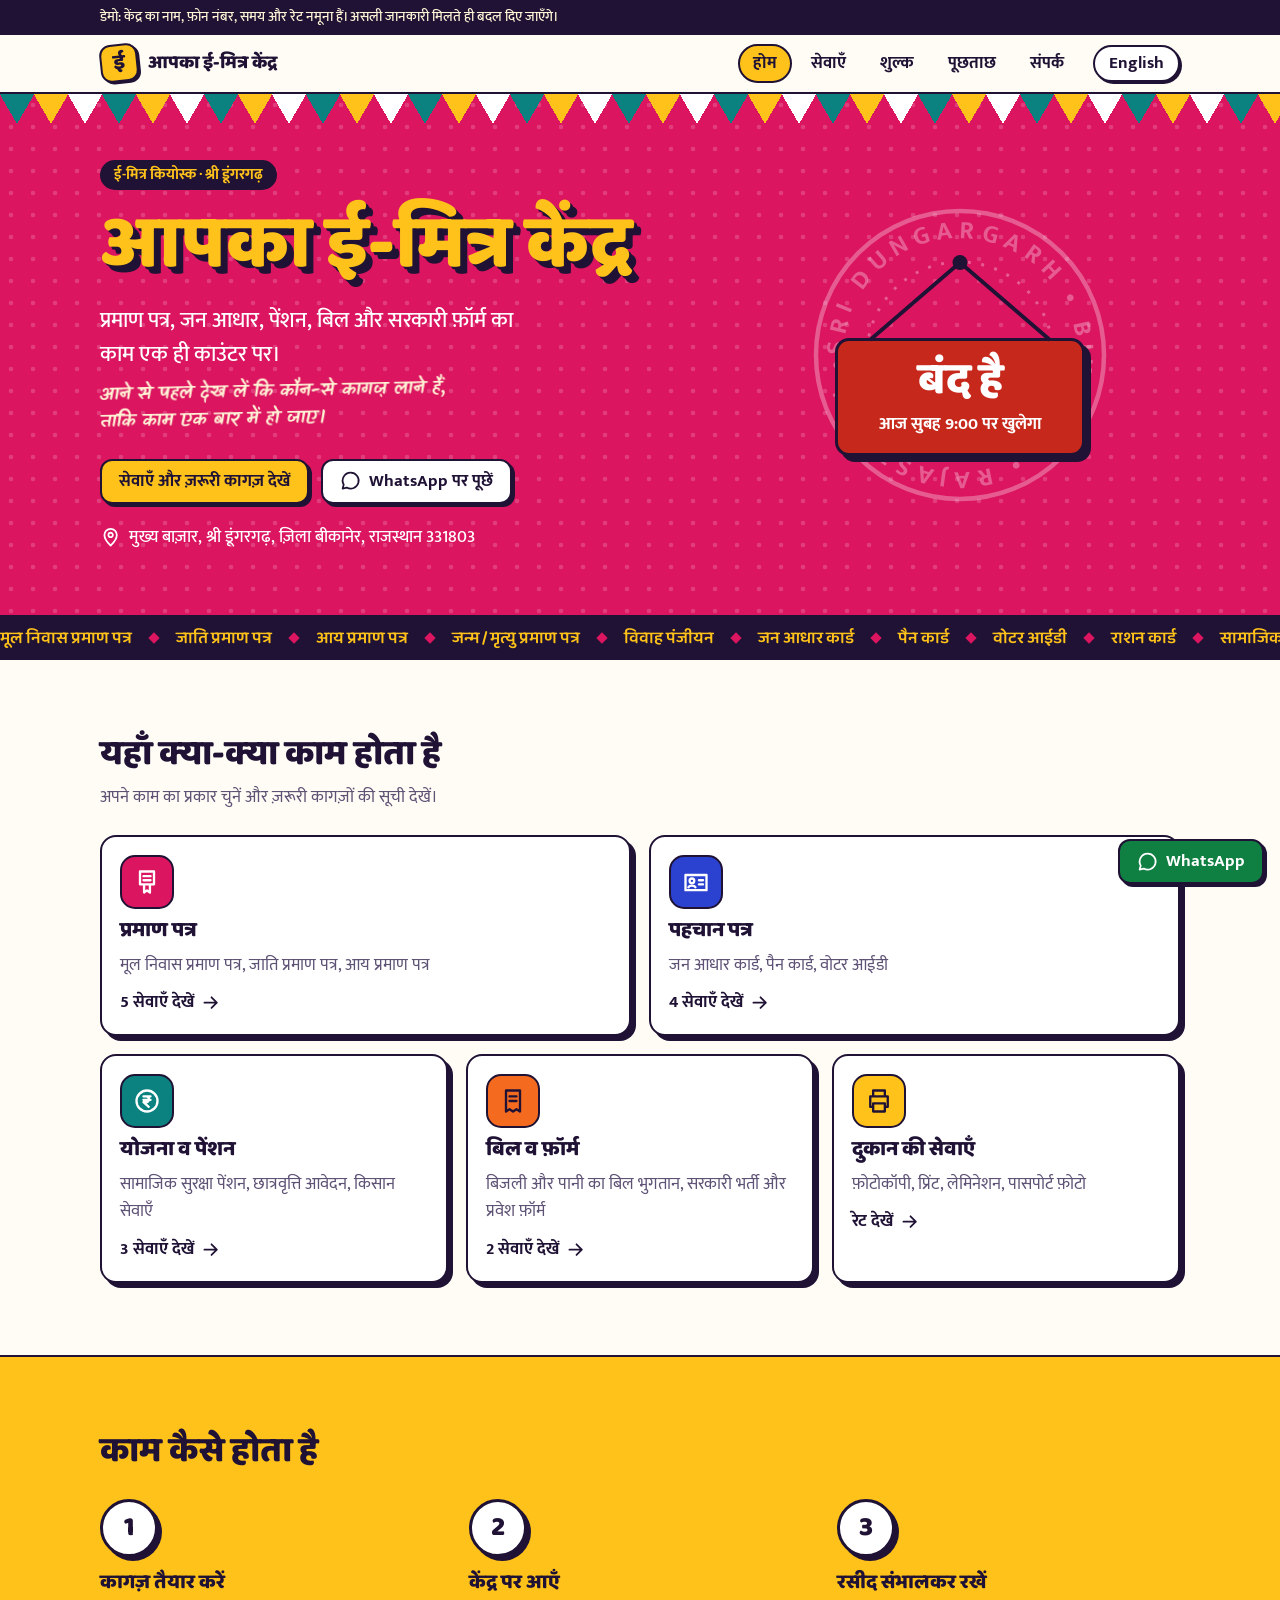
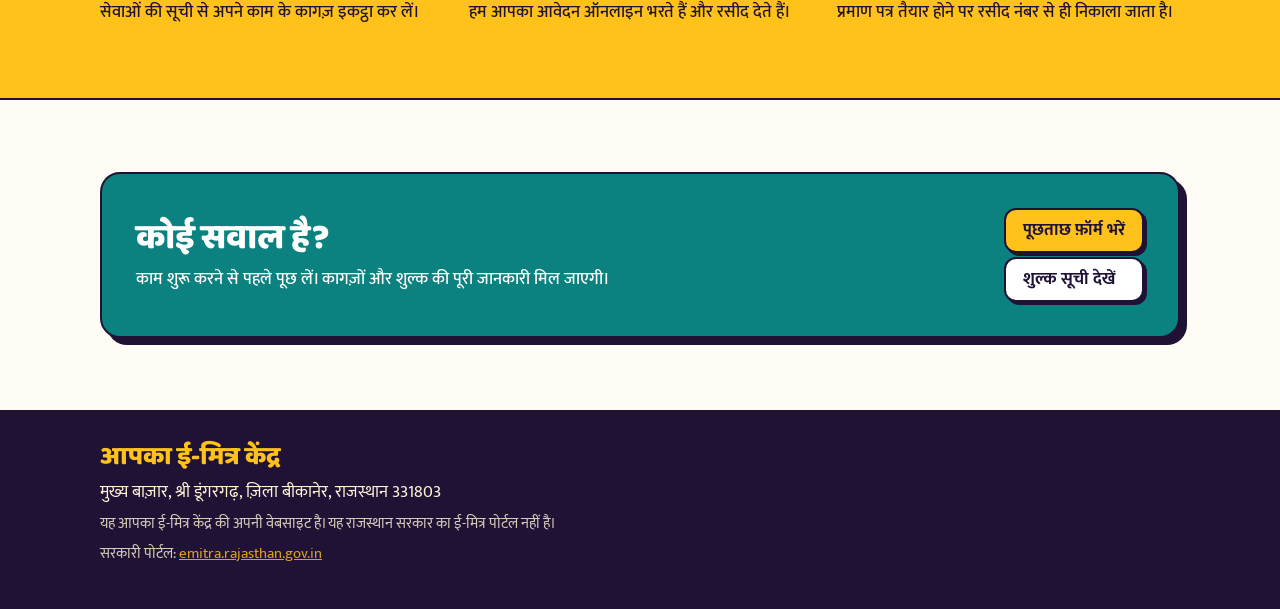
<file: index.html>
<!DOCTYPE html>
<html lang="hi" data-hosted>
<head>
<meta charset="utf-8">
<meta name="viewport" content="width=device-width, initial-scale=1, viewport-fit=cover">
<title>ई-मित्र केंद्र श्री डूंगरगढ़</title>
<meta name="description" content="श्री डूंगरगढ़ का ई-मित्र केंद्र: प्रमाण पत्र, जन आधार, पेंशन, बिल भुगतान और सरकारी फ़ॉर्म। हर सेवा के ज़रूरी दस्तावेज़ों की सूची।">
<meta property="og:type" content="website">
<meta property="og:locale" content="hi_IN">
<meta property="og:title" content="ई-मित्र केंद्र श्री डूंगरगढ़">
<meta property="og:description" content="श्री डूंगरगढ़ का ई-मित्र केंद्र: प्रमाण पत्र, जन आधार, पेंशन, बिल भुगतान और सरकारी फ़ॉर्म। हर सेवा के ज़रूरी दस्तावेज़ों की सूची।">
<meta name="theme-color" content="#DB1560">
<link rel="icon" href="data:image/svg+xml,%3Csvg xmlns='http://www.w3.org/2000/svg' viewBox='0 0 32 32'%3E%3Crect x='2' y='2' width='28' height='28' rx='7' fill='%23FFC21A' stroke='%231F1235' stroke-width='3'/%3E%3Ccircle cx='16' cy='16' r='6' fill='%23DB1560'/%3E%3C/svg%3E">
<link rel="preconnect" href="https://fonts.googleapis.com">
<link rel="preconnect" href="https://fonts.gstatic.com" crossorigin>
<link rel="stylesheet" href="https://fonts.googleapis.com/css2?family=Baloo+2:wght@600;800&family=Kalam:wght@700&family=Mukta:wght@400;500;700&display=swap">
<link rel="stylesheet" href="site.css">
  <meta name="google-site-verification" content="stI1yyL92uqnIjdrDb0k9bg0FiOtGK9-fqnFRxk1ZR0" />
</head>
<body>
<div class="demo" id="demoBar" hidden><div class="wrap" data-t="demo"></div></div>
<header class="top">
  <div class="wrap">
    <a class="mark" data-nav="home" href="index.html"><span class="mark-dot" aria-hidden="true">ई</span><span class="js-name"></span></a>
    <nav class="nav" aria-label="Main">
      <a data-nav="home" href="index.html"><i data-ico="home"></i><span data-t="navHome"></span></a>
      <a data-nav="services" href="services.html"><i data-ico="services"></i><span data-t="navServices"></span></a>
      <a data-nav="rates" href="rates.html"><i data-ico="rates"></i><span data-t="navRates"></span></a>
      <a data-nav="enquiry" href="enquiry.html"><i data-ico="enquiry"></i><span data-t="navEnquiry"></span></a>
      <a data-nav="contact" href="contact.html"><i data-ico="contact"></i><span data-t="navContact"></span></a>
    </nav>
    <button class="lang" id="langBtn" type="button"></button>
  </div>
</header>
<main id="page" data-page="home">
  <section class="hero poster" aria-labelledby="boardName">
    <div class="toran" aria-hidden="true"></div>
    <div class="wrap hero-in">
      <div>
        <p class="kicker js-kicker"></p>
        <h1 id="boardName" class="js-name"></h1>
        <p class="say" data-t="boardSay"></p>
        <p class="note" data-t="boardSub"></p>
        <div class="cta">
          <a class="btn btn-sun" data-nav="services" href="services.html" data-t="ctaServices"></a>
          <a class="btn btn-white js-wa" href="#" target="_blank" rel="noopener"><i data-ico="wa"></i><span data-t="ctaWa"></span></a>
        </div>
        <p class="addr"><i data-ico="contact"></i><span class="js-address"></span></p>
      </div>
      <div class="hero-art">
      <svg class="seal" viewBox="0 0 200 200" aria-hidden="true">
        <defs><path id="sealPath" d="M100 100m-78 0a78 78 0 1 1 156 0a78 78 0 1 1-156 0"/></defs>
        <circle cx="100" cy="100" r="96" fill="none" stroke="currentColor" stroke-width="3"/>
        <circle cx="100" cy="100" r="62" fill="none" stroke="currentColor" stroke-width="2" stroke-dasharray="2 7"/>
        <text font-size="17" font-weight="700" fill="currentColor"><textPath href="#sealPath" textLength="486" lengthAdjust="spacing">SRI DUNGARGARH • BIKANER • RAJASTHAN •</textPath></text>
      </svg>
      <div class="hang">
        <svg class="hang-str" viewBox="0 0 200 70" aria-hidden="true"><path d="M100 6 28 68M100 6l72 62"/><circle cx="100" cy="6" r="6"/></svg>
        <div class="hang-board js-board"><strong class="js-status-word"></strong><span class="js-status-sub"></span></div>
      </div>
      </div>
    </div>
  </section>
  <div class="ticker" aria-hidden="true"><div class="ticker-track" id="ticker"></div></div>

  <section class="sec" aria-labelledby="catsH">
    <div class="wrap">
      <div class="sec-head"><h2 id="catsH" data-t="catsH"></h2><p class="lede" data-t="catsP"></p></div>
      <div class="tiles" id="catTiles"></div>
    </div>
  </section>

  <section class="sec band-sun poster" aria-labelledby="stepsH">
    <div class="wrap">
      <div class="sec-head"><h2 id="stepsH" data-t="stepsH"></h2></div>
      <ol class="steps">
        <li><h3 data-t="s1h"></h3><p data-t="s1p"></p></li>
        <li><h3 data-t="s2h"></h3><p data-t="s2p"></p></li>
        <li><h3 data-t="s3h"></h3><p data-t="s3p"></p></li>
      </ol>
    </div>
  </section>

  <section class="sec" aria-labelledby="bandH">
    <div class="wrap">
      <div class="ask-card poster">
        <div><h2 id="bandH" data-t="bandH"></h2><p data-t="bandP"></p></div>
        <div class="cta">
          <a class="btn btn-sun" data-nav="enquiry" href="enquiry.html" data-t="bandForm"></a>
          <a class="btn btn-white" data-nav="rates" href="rates.html" data-t="bandRates"></a>
        </div>
      </div>
    </div>
  </section>
</main>
<footer>
  <div class="wrap">
    <p class="foot-name js-name"></p>
    <p class="js-address"></p>
    <p class="small" id="footOwn"></p>
    <p class="small"><span data-t="footGov"></span> <a href="https://emitra.rajasthan.gov.in" target="_blank" rel="noopener">emitra.rajasthan.gov.in</a></p>
  </div>
</footer>
<a class="btn btn-wa fab js-wa" href="#" target="_blank" rel="noopener"><i data-ico="wa"></i><span class="fab-t">WhatsApp</span></a>
<script src="site.js"></script>
</body>
</html>
</file>
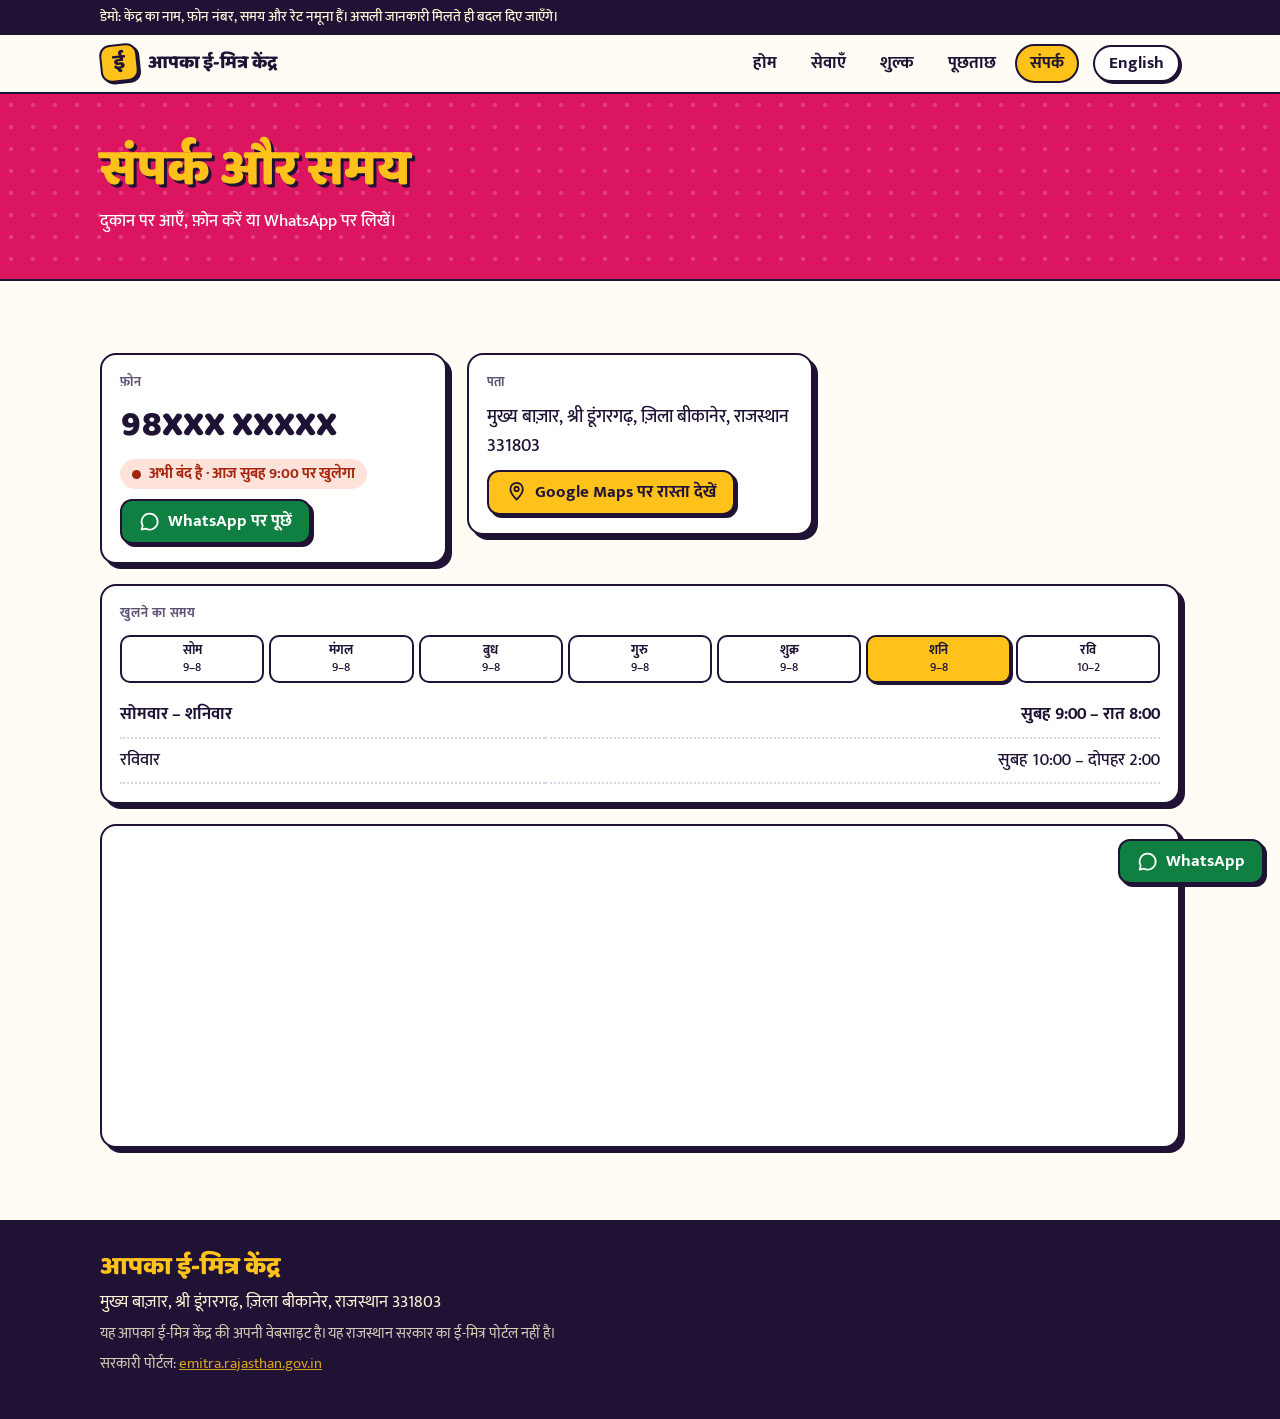
<file: contact.html>
<!DOCTYPE html>
<html lang="hi" data-hosted>
<head>
<meta charset="utf-8">
<meta name="viewport" content="width=device-width, initial-scale=1, viewport-fit=cover">
<title>संपर्क और समय · ई-मित्र केंद्र श्री डूंगरगढ़</title>
<meta name="description" content="ई-मित्र केंद्र श्री डूंगरगढ़ का पता, फ़ोन नंबर, खुलने का समय और Google Maps पर रास्ता।">
<meta property="og:type" content="website">
<meta property="og:locale" content="hi_IN">
<meta property="og:title" content="संपर्क और समय · ई-मित्र केंद्र श्री डूंगरगढ़">
<meta property="og:description" content="ई-मित्र केंद्र श्री डूंगरगढ़ का पता, फ़ोन नंबर, खुलने का समय और Google Maps पर रास्ता।">
<meta name="theme-color" content="#DB1560">
<link rel="icon" href="data:image/svg+xml,%3Csvg xmlns='http://www.w3.org/2000/svg' viewBox='0 0 32 32'%3E%3Crect x='2' y='2' width='28' height='28' rx='7' fill='%23FFC21A' stroke='%231F1235' stroke-width='3'/%3E%3Ccircle cx='16' cy='16' r='6' fill='%23DB1560'/%3E%3C/svg%3E">
<link rel="preconnect" href="https://fonts.googleapis.com">
<link rel="preconnect" href="https://fonts.gstatic.com" crossorigin>
<link rel="stylesheet" href="https://fonts.googleapis.com/css2?family=Baloo+2:wght@600;800&family=Kalam:wght@700&family=Mukta:wght@400;500;700&display=swap">
<link rel="stylesheet" href="site.css">
</head>
<body>
<div class="demo" id="demoBar" hidden><div class="wrap" data-t="demo"></div></div>
<header class="top">
  <div class="wrap">
    <a class="mark" data-nav="home" href="index.html"><span class="mark-dot" aria-hidden="true">ई</span><span class="js-name"></span></a>
    <nav class="nav" aria-label="Main">
      <a data-nav="home" href="index.html"><i data-ico="home"></i><span data-t="navHome"></span></a>
      <a data-nav="services" href="services.html"><i data-ico="services"></i><span data-t="navServices"></span></a>
      <a data-nav="rates" href="rates.html"><i data-ico="rates"></i><span data-t="navRates"></span></a>
      <a data-nav="enquiry" href="enquiry.html"><i data-ico="enquiry"></i><span data-t="navEnquiry"></span></a>
      <a data-nav="contact" href="contact.html"><i data-ico="contact"></i><span data-t="navContact"></span></a>
    </nav>
    <button class="lang" id="langBtn" type="button"></button>
  </div>
</header>
<main id="page" data-page="contact">
  <header class="phead poster ph-pink"><div class="wrap"><h1 data-t="contactH"></h1><p data-t="contactP"></p></div></header>
  <section class="sec" aria-label="Contact">
    <div class="wrap">
      <div class="c-grid">
        <div class="c-card card">
          <span class="lbl" data-t="lblPhone"></span>
          <div class="phone"><a class="num" id="phoneNum"></a><button class="copy" id="copyBtn" type="button" hidden></button></div>
          <span class="status js-status"></span>
          <a class="btn btn-wa js-wa" href="#" target="_blank" rel="noopener"><i data-ico="wa"></i><span data-t="ctaWa"></span></a>
        </div>
        <div class="c-card card">
          <span class="lbl" data-t="lblAddress"></span>
          <p class="big js-address"></p>
          <a class="btn btn-sun js-map" target="_blank" rel="noopener"><i data-ico="contact"></i><span data-t="map"></span></a>
          <div id="igRow" hidden><span class="lbl">INSTAGRAM</span><p class="big"><a id="igLink" target="_blank" rel="noopener"></a></p></div>
        </div>
        <div class="c-card card c-wide">
          <span class="lbl" data-t="lblHours"></span>
          <ol class="week" id="week"></ol>
          <table class="hours"><tbody id="hoursBody"></tbody></table>
        </div>
      </div>
      <div class="map-box card" id="mapBox"></div>
    </div>
  </section>
</main>
<footer>
  <div class="wrap">
    <p class="foot-name js-name"></p>
    <p class="js-address"></p>
    <p class="small" id="footOwn"></p>
    <p class="small"><span data-t="footGov"></span> <a href="https://emitra.rajasthan.gov.in" target="_blank" rel="noopener">emitra.rajasthan.gov.in</a></p>
  </div>
</footer>
<a class="btn btn-wa fab js-wa" href="#" target="_blank" rel="noopener"><i data-ico="wa"></i><span class="fab-t">WhatsApp</span></a>
<script src="site.js"></script>
</body>
</html>
</file>
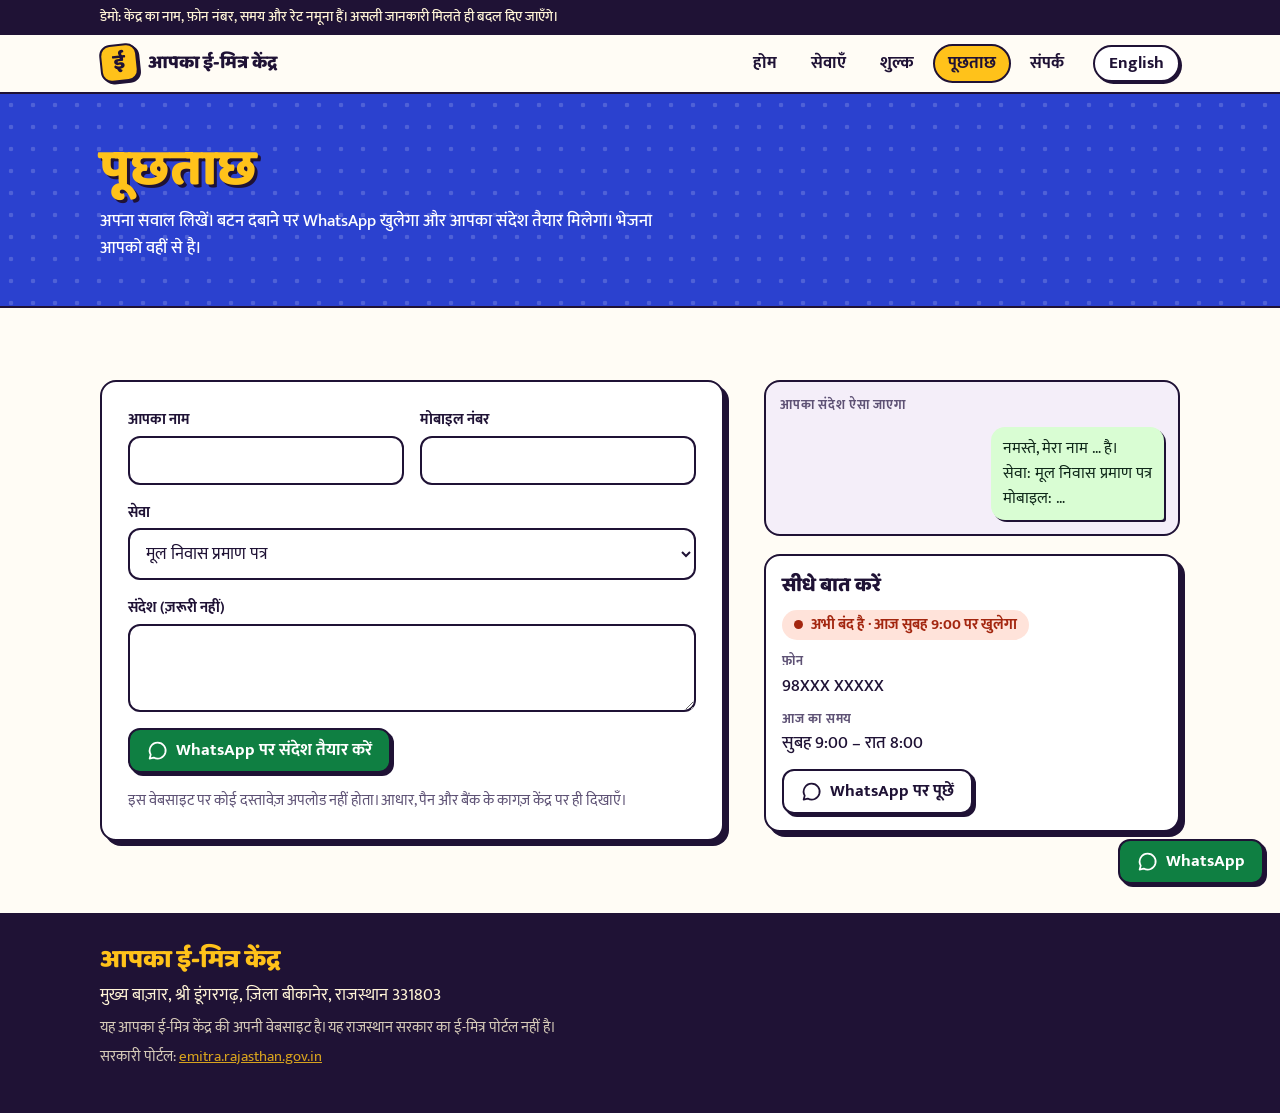
<file: enquiry.html>
<!DOCTYPE html>
<html lang="hi" data-hosted>
<head>
<meta charset="utf-8">
<meta name="viewport" content="width=device-width, initial-scale=1, viewport-fit=cover">
<title>पूछताछ · ई-मित्र केंद्र श्री डूंगरगढ़</title>
<meta name="description" content="ई-मित्र केंद्र श्री डूंगरगढ़ से किसी भी सेवा के बारे में WhatsApp पर पूछें।">
<meta property="og:type" content="website">
<meta property="og:locale" content="hi_IN">
<meta property="og:title" content="पूछताछ · ई-मित्र केंद्र श्री डूंगरगढ़">
<meta property="og:description" content="ई-मित्र केंद्र श्री डूंगरगढ़ से किसी भी सेवा के बारे में WhatsApp पर पूछें।">
<meta name="theme-color" content="#DB1560">
<link rel="icon" href="data:image/svg+xml,%3Csvg xmlns='http://www.w3.org/2000/svg' viewBox='0 0 32 32'%3E%3Crect x='2' y='2' width='28' height='28' rx='7' fill='%23FFC21A' stroke='%231F1235' stroke-width='3'/%3E%3Ccircle cx='16' cy='16' r='6' fill='%23DB1560'/%3E%3C/svg%3E">
<link rel="preconnect" href="https://fonts.googleapis.com">
<link rel="preconnect" href="https://fonts.gstatic.com" crossorigin>
<link rel="stylesheet" href="https://fonts.googleapis.com/css2?family=Baloo+2:wght@600;800&family=Kalam:wght@700&family=Mukta:wght@400;500;700&display=swap">
<link rel="stylesheet" href="site.css">
</head>
<body>
<div class="demo" id="demoBar" hidden><div class="wrap" data-t="demo"></div></div>
<header class="top">
  <div class="wrap">
    <a class="mark" data-nav="home" href="index.html"><span class="mark-dot" aria-hidden="true">ई</span><span class="js-name"></span></a>
    <nav class="nav" aria-label="Main">
      <a data-nav="home" href="index.html"><i data-ico="home"></i><span data-t="navHome"></span></a>
      <a data-nav="services" href="services.html"><i data-ico="services"></i><span data-t="navServices"></span></a>
      <a data-nav="rates" href="rates.html"><i data-ico="rates"></i><span data-t="navRates"></span></a>
      <a data-nav="enquiry" href="enquiry.html"><i data-ico="enquiry"></i><span data-t="navEnquiry"></span></a>
      <a data-nav="contact" href="contact.html"><i data-ico="contact"></i><span data-t="navContact"></span></a>
    </nav>
    <button class="lang" id="langBtn" type="button"></button>
  </div>
</header>
<main id="page" data-page="enquiry">
  <header class="phead poster ph-blue"><div class="wrap"><h1 data-t="enqH"></h1><p data-t="enqP"></p></div></header>
  <section class="sec" aria-label="Enquiry">
    <div class="wrap two">
      <form class="form card" id="enqForm" novalidate>
        <div class="row2">
          <div class="field"><label for="enqName" data-t="fName"></label><input type="text" id="enqName" autocomplete="name"></div>
          <div class="field"><label for="enqMobile" data-t="fMobile"></label><input type="tel" id="enqMobile" inputmode="numeric" maxlength="10" autocomplete="tel-national"></div>
        </div>
        <div class="field"><label for="enqService" data-t="fService"></label><select id="enqService"></select></div>
        <div class="field"><label for="enqMsg" data-t="fMsg"></label><textarea id="enqMsg"></textarea></div>
        <p class="err" id="enqErr" role="alert" hidden></p>
        <a class="btn btn-wa" id="sendBtn" href="#" target="_blank" rel="noopener"><i data-ico="wa"></i><span data-t="send"></span></a>
        <p class="fine" data-t="enqNote"></p>
      </form>
      <aside class="aside">
        <div class="chat"><p class="lbl" data-t="prevLbl"></p><div class="bubble" id="waPreview"></div></div>
        <div class="direct card">
          <h2 data-t="asideH"></h2>
          <span class="status js-status"></span>
          <dl>
            <div><dt class="lbl" data-t="lblPhone"></dt><dd class="js-phone-text"></dd></div>
            <div><dt class="lbl" data-t="lblToday"></dt><dd class="js-today"></dd></div>
          </dl>
          <a class="btn btn-plain js-wa" href="#" target="_blank" rel="noopener"><i data-ico="wa"></i><span data-t="ctaWa"></span></a>
        </div>
      </aside>
    </div>
  </section>
</main>
<footer>
  <div class="wrap">
    <p class="foot-name js-name"></p>
    <p class="js-address"></p>
    <p class="small" id="footOwn"></p>
    <p class="small"><span data-t="footGov"></span> <a href="https://emitra.rajasthan.gov.in" target="_blank" rel="noopener">emitra.rajasthan.gov.in</a></p>
  </div>
</footer>
<a class="btn btn-wa fab js-wa" href="#" target="_blank" rel="noopener"><i data-ico="wa"></i><span class="fab-t">WhatsApp</span></a>
<script src="site.js"></script>
</body>
</html>
</file>
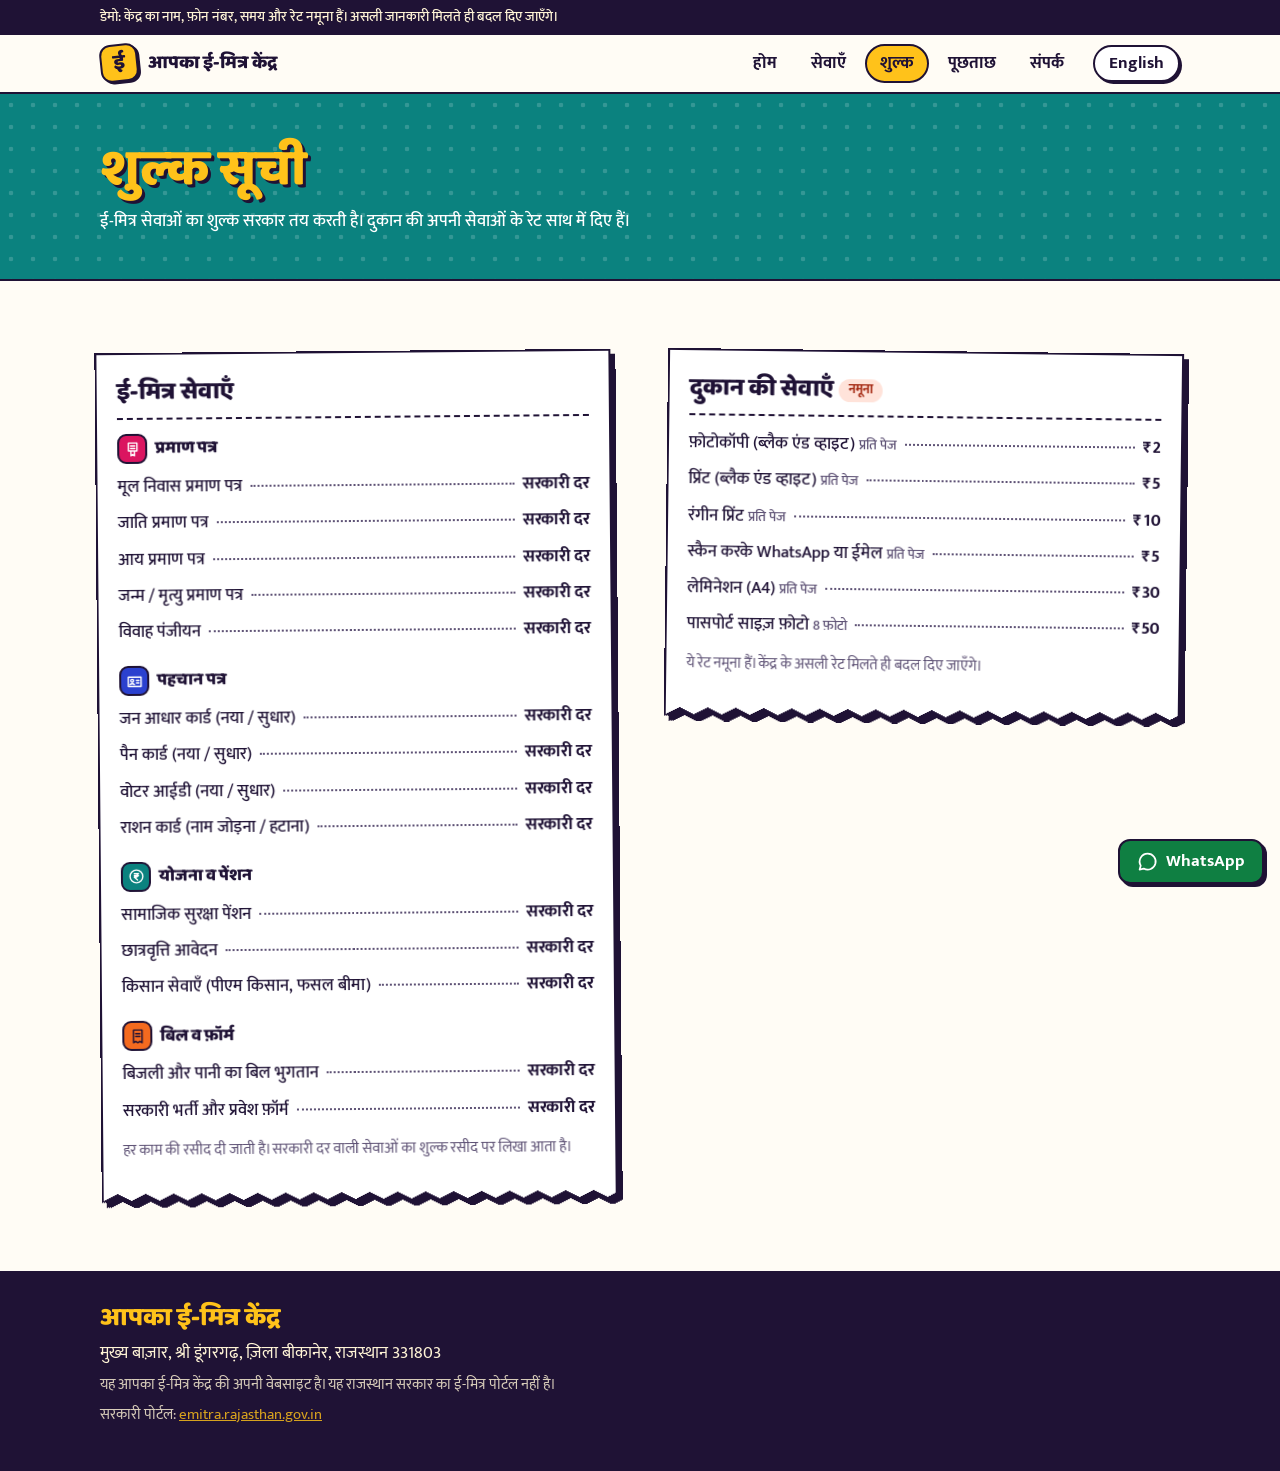
<file: rates.html>
<!DOCTYPE html>
<html lang="hi" data-hosted>
<head>
<meta charset="utf-8">
<meta name="viewport" content="width=device-width, initial-scale=1, viewport-fit=cover">
<title>शुल्क सूची · ई-मित्र केंद्र श्री डूंगरगढ़</title>
<meta name="description" content="ई-मित्र सेवाओं का शुल्क और फ़ोटोकॉपी, प्रिंट, लेमिनेशन, पासपोर्ट फ़ोटो के रेट।">
<meta property="og:type" content="website">
<meta property="og:locale" content="hi_IN">
<meta property="og:title" content="शुल्क सूची · ई-मित्र केंद्र श्री डूंगरगढ़">
<meta property="og:description" content="ई-मित्र सेवाओं का शुल्क और फ़ोटोकॉपी, प्रिंट, लेमिनेशन, पासपोर्ट फ़ोटो के रेट।">
<meta name="theme-color" content="#DB1560">
<link rel="icon" href="data:image/svg+xml,%3Csvg xmlns='http://www.w3.org/2000/svg' viewBox='0 0 32 32'%3E%3Crect x='2' y='2' width='28' height='28' rx='7' fill='%23FFC21A' stroke='%231F1235' stroke-width='3'/%3E%3Ccircle cx='16' cy='16' r='6' fill='%23DB1560'/%3E%3C/svg%3E">
<link rel="preconnect" href="https://fonts.googleapis.com">
<link rel="preconnect" href="https://fonts.gstatic.com" crossorigin>
<link rel="stylesheet" href="https://fonts.googleapis.com/css2?family=Baloo+2:wght@600;800&family=Kalam:wght@700&family=Mukta:wght@400;500;700&display=swap">
<link rel="stylesheet" href="site.css">
</head>
<body>
<div class="demo" id="demoBar" hidden><div class="wrap" data-t="demo"></div></div>
<header class="top">
  <div class="wrap">
    <a class="mark" data-nav="home" href="index.html"><span class="mark-dot" aria-hidden="true">ई</span><span class="js-name"></span></a>
    <nav class="nav" aria-label="Main">
      <a data-nav="home" href="index.html"><i data-ico="home"></i><span data-t="navHome"></span></a>
      <a data-nav="services" href="services.html"><i data-ico="services"></i><span data-t="navServices"></span></a>
      <a data-nav="rates" href="rates.html"><i data-ico="rates"></i><span data-t="navRates"></span></a>
      <a data-nav="enquiry" href="enquiry.html"><i data-ico="enquiry"></i><span data-t="navEnquiry"></span></a>
      <a data-nav="contact" href="contact.html"><i data-ico="contact"></i><span data-t="navContact"></span></a>
    </nav>
    <button class="lang" id="langBtn" type="button"></button>
  </div>
</header>
<main id="page" data-page="rates">
  <header class="phead poster ph-teal"><div class="wrap"><h1 data-t="ratesH"></h1><p data-t="ratesP"></p></div></header>
  <section class="sec" aria-label="Rates">
    <div class="wrap rate-cols">
      <section class="receipt" aria-labelledby="govtH">
        <h2 id="govtH" data-t="govtH"></h2>
        <div class="rc-groups" id="govtRates"></div>
        <p class="fine" data-t="ratesNote"></p>
      </section>
      <section class="receipt" aria-labelledby="shopH">
        <h2 id="shopH"><span data-t="shopH"></span> <span class="tag" id="sampleTag" data-t="sample" hidden></span></h2>
        <ul class="rc" id="shopRates"></ul>
        <p class="fine" id="sampleNote" data-t="sampleNote" hidden></p>
      </section>
    </div>
  </section>
</main>
<footer>
  <div class="wrap">
    <p class="foot-name js-name"></p>
    <p class="js-address"></p>
    <p class="small" id="footOwn"></p>
    <p class="small"><span data-t="footGov"></span> <a href="https://emitra.rajasthan.gov.in" target="_blank" rel="noopener">emitra.rajasthan.gov.in</a></p>
  </div>
</footer>
<a class="btn btn-wa fab js-wa" href="#" target="_blank" rel="noopener"><i data-ico="wa"></i><span class="fab-t">WhatsApp</span></a>
<script src="site.js"></script>
</body>
</html>
</file>
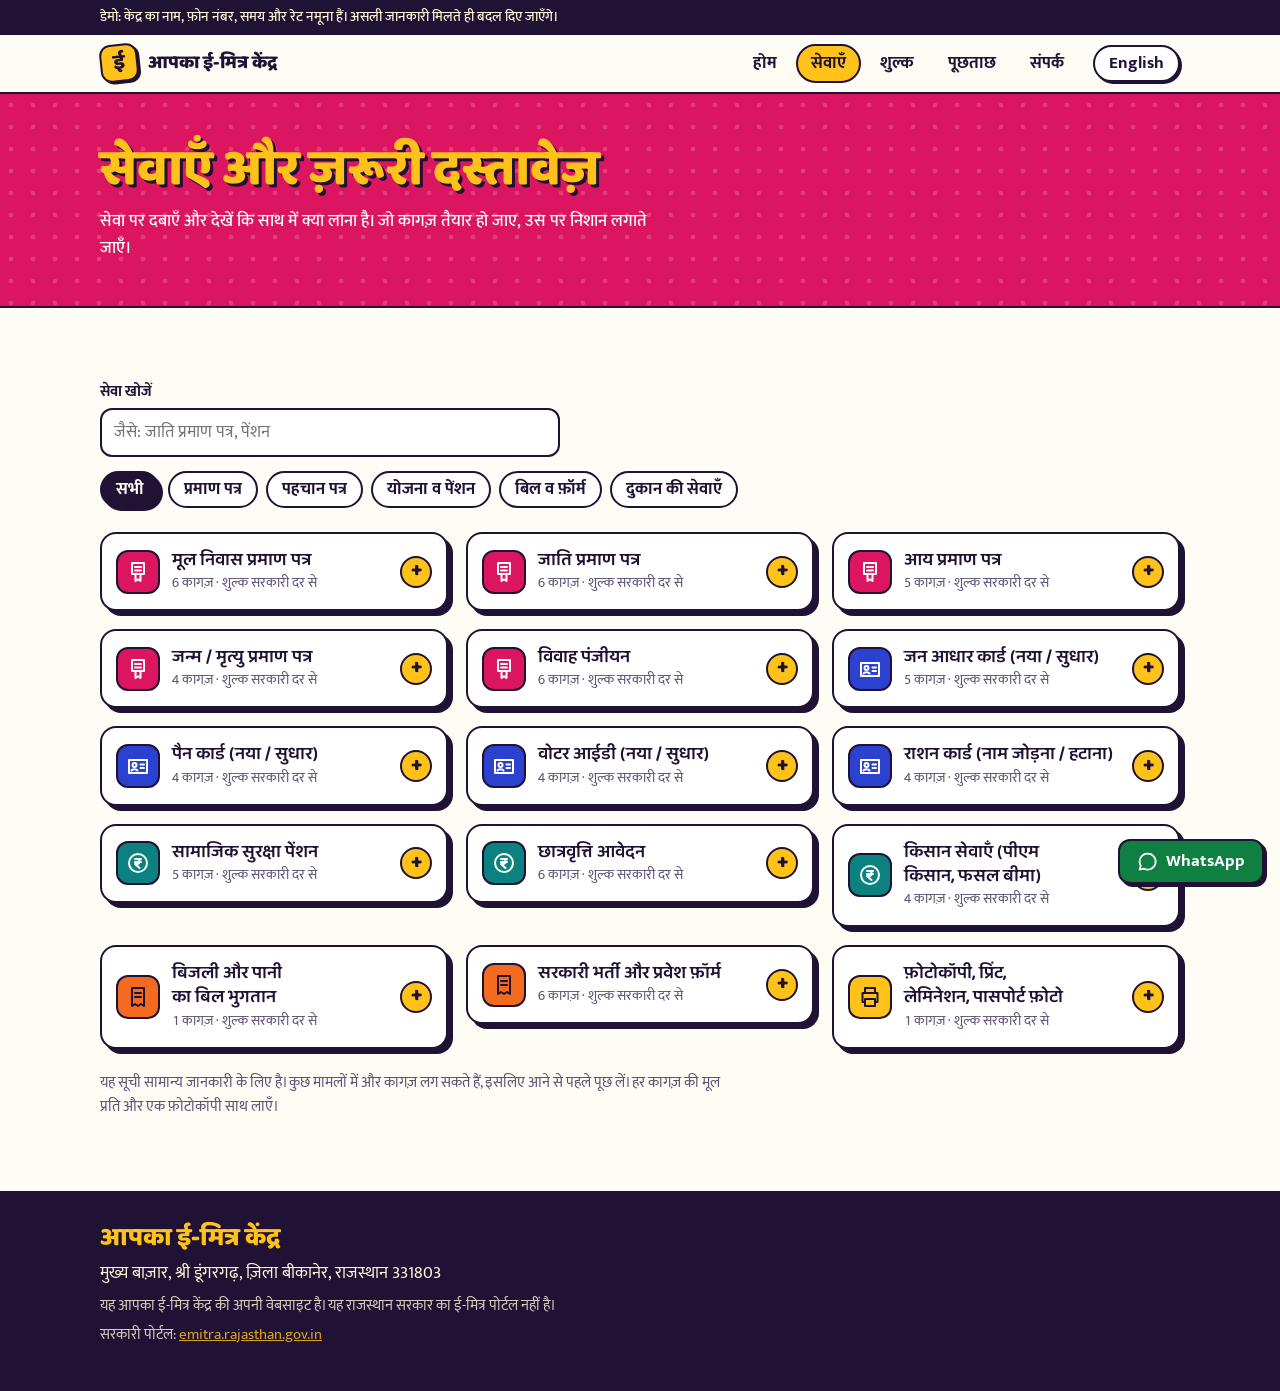
<file: services.html>
<!DOCTYPE html>
<html lang="hi" data-hosted>
<head>
<meta charset="utf-8">
<meta name="viewport" content="width=device-width, initial-scale=1, viewport-fit=cover">
<title>सेवाएँ और ज़रूरी दस्तावेज़ · ई-मित्र केंद्र श्री डूंगरगढ़</title>
<meta name="description" content="मूल निवास, जाति, आय प्रमाण पत्र, जन आधार, पैन, पेंशन, छात्रवृत्ति और अन्य सेवाओं के लिए कौन-से कागज़ लाने हैं, पूरी सूची।">
<meta property="og:type" content="website">
<meta property="og:locale" content="hi_IN">
<meta property="og:title" content="सेवाएँ और ज़रूरी दस्तावेज़ · ई-मित्र केंद्र श्री डूंगरगढ़">
<meta property="og:description" content="मूल निवास, जाति, आय प्रमाण पत्र, जन आधार, पैन, पेंशन, छात्रवृत्ति और अन्य सेवाओं के लिए कौन-से कागज़ लाने हैं, पूरी सूची।">
<meta name="theme-color" content="#DB1560">
<link rel="icon" href="data:image/svg+xml,%3Csvg xmlns='http://www.w3.org/2000/svg' viewBox='0 0 32 32'%3E%3Crect x='2' y='2' width='28' height='28' rx='7' fill='%23FFC21A' stroke='%231F1235' stroke-width='3'/%3E%3Ccircle cx='16' cy='16' r='6' fill='%23DB1560'/%3E%3C/svg%3E">
<link rel="preconnect" href="https://fonts.googleapis.com">
<link rel="preconnect" href="https://fonts.gstatic.com" crossorigin>
<link rel="stylesheet" href="https://fonts.googleapis.com/css2?family=Baloo+2:wght@600;800&family=Kalam:wght@700&family=Mukta:wght@400;500;700&display=swap">
<link rel="stylesheet" href="site.css">
</head>
<body>
<div class="demo" id="demoBar" hidden><div class="wrap" data-t="demo"></div></div>
<header class="top">
  <div class="wrap">
    <a class="mark" data-nav="home" href="index.html"><span class="mark-dot" aria-hidden="true">ई</span><span class="js-name"></span></a>
    <nav class="nav" aria-label="Main">
      <a data-nav="home" href="index.html"><i data-ico="home"></i><span data-t="navHome"></span></a>
      <a data-nav="services" href="services.html"><i data-ico="services"></i><span data-t="navServices"></span></a>
      <a data-nav="rates" href="rates.html"><i data-ico="rates"></i><span data-t="navRates"></span></a>
      <a data-nav="enquiry" href="enquiry.html"><i data-ico="enquiry"></i><span data-t="navEnquiry"></span></a>
      <a data-nav="contact" href="contact.html"><i data-ico="contact"></i><span data-t="navContact"></span></a>
    </nav>
    <button class="lang" id="langBtn" type="button"></button>
  </div>
</header>
<main id="page" data-page="services">
  <header class="phead poster ph-pink"><div class="wrap"><h1 data-t="servicesH"></h1><p data-t="servicesP"></p></div></header>
  <section class="sec" aria-label="Services">
    <div class="wrap">
      <div class="tools">
        <div class="search">
          <label for="svcSearch" data-t="searchLabel"></label>
          <input type="search" id="svcSearch" autocomplete="off">
        </div>
        <div class="chips" id="chips" role="group"></div>
      </div>
      <div class="grid" id="svcGrid"></div>
      <p class="fine" data-t="docsNote"></p>
    </div>
  </section>
</main>
<footer>
  <div class="wrap">
    <p class="foot-name js-name"></p>
    <p class="js-address"></p>
    <p class="small" id="footOwn"></p>
    <p class="small"><span data-t="footGov"></span> <a href="https://emitra.rajasthan.gov.in" target="_blank" rel="noopener">emitra.rajasthan.gov.in</a></p>
  </div>
</footer>
<a class="btn btn-wa fab js-wa" href="#" target="_blank" rel="noopener"><i data-ico="wa"></i><span class="fab-t">WhatsApp</span></a>
<script src="site.js"></script>
</body>
</html>
</file>
<file: site.css>
/* Layout: colour-blocked poster bands (shutter pink, marigold, teal) with thick-outlined sticker cards; a swinging shop sign is the one loud piece. */
:root{
  --bg:#FFFCF5; --surface:#FFFFFF; --surface-2:#F4EEF9; --ink:#1F1235; --muted:#5E5275; --edge:#1F1235; --line:#DDD3E8; --link:#B00E4C;
  --ok:#0B6B3A; --ok-bg:#DDF5E6; --off:#A3260F; --off-bg:#FFE3DA; --err:#B3261E;
  --bubble:#D9FDD3; --on-bubble:#10281A;
  /* poster colours: identical in both themes, always paired with each other */
  --p-ink:#1F1235; --p-white:#FFFFFF; --p-cream:#FFF4D6; --p-pink:#DB1560; --p-sun:#FFC21A; --p-teal:#0B827F; --p-blue:#2B41CF; --p-orange:#F46A1F; --p-green:#0F7F42; --p-red:#C6281B;
  --font-display:"Baloo 2","Noto Sans Devanagari","Nirmala UI",system-ui,sans-serif;
  --font-body:"Mukta","Noto Sans Devanagari","Nirmala UI",system-ui,sans-serif;
  --font-hand:"Kalam","Baloo 2","Noto Sans Devanagari",cursive;
  --wrap:1080px; --gut:20px;
  padding-top:env(safe-area-inset-top,0px); padding-bottom:env(safe-area-inset-bottom,0px);
}
@media (prefers-color-scheme: dark){
  :root:not([data-theme="light"]){
    --bg:#150D24; --surface:#22163A; --surface-2:#2D1F4A; --ink:#FFF4E6; --muted:#BDB0D6; --edge:#EADCFB; --line:#3F2F5E; --link:#FF8FB6;
    --ok:#7BE0A8; --ok-bg:#12372A; --off:#FFAB91; --off-bg:#43190F; --err:#FF9A91;
    --bubble:#134D37; --on-bubble:#E7FFE9;
    color-scheme:dark;
  }
}
:root[data-theme="dark"]{
  --bg:#150D24; --surface:#22163A; --surface-2:#2D1F4A; --ink:#FFF4E6; --muted:#BDB0D6; --edge:#EADCFB; --line:#3F2F5E; --link:#FF8FB6;
  --ok:#7BE0A8; --ok-bg:#12372A; --off:#FFAB91; --off-bg:#43190F; --err:#FF9A91;
  --bubble:#134D37; --on-bubble:#E7FFE9;
  color-scheme:dark;
}

*,*::before,*::after{box-sizing:border-box}
[hidden]{display:none!important}
body{margin:0;background:var(--bg);color:var(--ink);font-family:var(--font-body);font-size:17px;line-height:1.6;-webkit-text-size-adjust:100%}
img,svg,iframe{max-width:100%}
a{color:var(--link)}
h1,h2,h3,p,ol,ul,dl,dd,table{margin:0}
ol,ul{padding:0;list-style:none}
h1,h2,h3{font-family:var(--font-display);text-wrap:balance;line-height:1.3}
h2{font-size:clamp(1.6rem,4.4vw,2.2rem);font-weight:800}
button,input,select,textarea{font:inherit;color:inherit}
:focus-visible{outline:3px solid var(--p-blue);outline-offset:3px}
.poster :focus-visible{outline-color:var(--p-white)}
@media (prefers-reduced-motion: reduce){*,*::before,*::after{animation:none!important;transition:none!important}}

.wrap{max-width:calc(var(--wrap) + 2*var(--gut));margin-inline:auto;padding-inline:var(--gut)}
.lede{color:var(--muted);max-width:60ch}
.fine{color:var(--muted);font-size:.95rem;max-width:70ch}
.lbl{font-size:.8rem;font-weight:700;letter-spacing:.06em;color:var(--muted)}
.ic{width:1.25em;height:1.25em;flex:none;fill:none;stroke:currentColor;stroke-width:2;stroke-linecap:round;stroke-linejoin:round}
[data-ico]{display:contents}
.poster{--edge:var(--p-ink)}
.card{background:var(--surface);border:2.5px solid var(--edge);border-radius:16px;box-shadow:5px 5px 0 var(--edge)}

/* category colours */
[data-c="all"]{--c:var(--ink);--on-c:var(--bg)}
[data-c="cert"]{--c:var(--p-pink);--on-c:var(--p-white)}
[data-c="id"]{--c:var(--p-blue);--on-c:var(--p-white)}
[data-c="scheme"]{--c:var(--p-teal);--on-c:var(--p-white)}
[data-c="bill"]{--c:var(--p-orange);--on-c:var(--p-ink)}
[data-c="shop"]{--c:var(--p-sun);--on-c:var(--p-ink)}

/* demo strip */
.demo{background:var(--p-ink);color:var(--p-cream);font-size:.88rem;font-weight:500}
.demo .wrap{padding-block:6px}

/* top bar; on phones the nav becomes a bottom tab bar */
.top{position:sticky;top:env(safe-area-inset-top,0px);z-index:8;background:var(--bg);border-bottom:2.5px solid var(--edge)}
.top .wrap{display:flex;align-items:center;gap:14px;padding-block:9px}
.mark{display:flex;align-items:center;gap:10px;flex:1;min-width:0;color:var(--ink);text-decoration:none;font:800 1.15rem/1.25 var(--font-display)}
.mark-dot{flex:none;width:38px;height:38px;display:grid;place-items:center;background:var(--p-sun);color:var(--p-ink);border:2.5px solid var(--edge);border-radius:11px;box-shadow:2px 2px 0 var(--edge);font-size:1.3rem;transform:rotate(-6deg)}
.nav{display:flex;gap:4px}
.nav a{display:flex;align-items:center;padding:4px 13px;border-radius:999px;border:2.5px solid transparent;color:var(--ink);text-decoration:none;font-weight:700}
.nav a i{display:none}
.nav a:hover{background:var(--surface-2)}
.nav a[aria-current="page"]{background:var(--p-sun);color:var(--p-ink);border-color:var(--edge)}
.lang{background:var(--surface);border:2.5px solid var(--edge);border-radius:999px;box-shadow:2px 2px 0 var(--edge);padding:3px 14px;font-weight:700;cursor:pointer}
.lang:active{transform:translate(2px,2px);box-shadow:none}
@media (max-width:760px){
  .nav{position:fixed;left:0;right:0;bottom:0;z-index:9;gap:0;background:var(--surface);border-top:2.5px solid var(--edge);padding:6px 4px calc(6px + env(safe-area-inset-bottom,0px))}
  .nav a{flex:1;min-width:0;flex-direction:column;gap:1px;padding:2px;border:0;font-size:.76rem;line-height:1.3}
  .nav a i{display:grid;place-items:center;width:48px;height:28px;border-radius:999px}
  .nav a i .ic{width:22px;height:22px}
  .nav a:hover,.nav a[aria-current="page"]{background:none;color:var(--ink)}
  .nav a[aria-current="page"] i{background:var(--p-sun);color:var(--p-ink);box-shadow:0 0 0 2.5px var(--edge)}
}

/* buttons */
.btn{display:inline-flex;align-items:center;gap:8px;border:2.5px solid var(--edge);border-radius:12px;box-shadow:3px 3px 0 var(--edge);padding:9px 17px;font-weight:700;line-height:1.35;text-decoration:none;cursor:pointer;transition:transform .12s,box-shadow .12s}
.btn:hover{transform:translate(-1px,-1px);box-shadow:5px 5px 0 var(--edge)}
.btn:active{transform:translate(2px,2px);box-shadow:1px 1px 0 var(--edge)}
.btn-sun{background:var(--p-sun);color:var(--p-ink)}
.btn-white{background:var(--p-white);color:var(--p-ink)}
.btn-pink{background:var(--p-pink);color:var(--p-white)}
.btn-wa{background:var(--p-green);color:var(--p-white)}
.btn-plain{background:var(--surface);color:var(--ink)}
.cta{display:flex;flex-wrap:wrap;gap:12px}

/* hero */
.hero{position:relative;overflow:hidden;color:var(--p-white);border-bottom:2.5px solid var(--p-ink);
  background:radial-gradient(circle at 11px 11px,rgba(255,255,255,.17) 2px,transparent 2.6px) 0 0/22px 22px,var(--p-pink)}
.toran{height:30px;background:
  conic-gradient(from -30deg at 50% 100%,var(--p-sun) 60deg,transparent 0) 0 0/102px 100%,
  conic-gradient(from -30deg at 50% 100%,var(--p-white) 60deg,transparent 0) 34px 0/102px 100%,
  conic-gradient(from -30deg at 50% 100%,var(--p-teal) 60deg,transparent 0) 68px 0/102px 100%}
.hero-in{display:grid;grid-template-columns:minmax(0,1.35fr) minmax(0,1fr);gap:clamp(16px,4vw,48px);align-items:center;padding-block:clamp(16px,3.5vw,36px) clamp(34px,6vw,64px)}
.hero-in > *{min-width:0}
.kicker{display:inline-block;background:var(--p-ink);color:var(--p-sun);font-weight:700;border-radius:999px;padding:3px 14px;font-size:.95rem}
.hero h1{font-size:clamp(2.5rem,8.2vw,4.7rem);font-weight:800;line-height:1.22;color:var(--p-sun);text-shadow:.045em .045em 0 var(--p-ink),.09em .09em 0 var(--p-ink);margin-block:10px 12px;animation:pop .6s cubic-bezier(.2,1.4,.4,1) both}
.say{font-size:clamp(1.1rem,2.5vw,1.35rem);font-weight:500;max-width:32ch}
.note{font-family:var(--font-hand);font-weight:700;font-size:1.12rem;line-height:1.5;color:var(--p-cream);max-width:40ch;margin-top:10px;transform:rotate(-1.2deg);transform-origin:left}
.hero .cta{margin-top:22px}
.addr{display:flex;gap:8px;align-items:flex-start;margin-top:20px;font-weight:500;max-width:46ch}
.addr .ic{margin-top:.2em}
.hero-art{position:relative;display:grid;place-items:center;min-height:300px}
.seal{position:absolute;width:min(300px,86%);aspect-ratio:1;color:var(--p-white);opacity:.3;animation:spin 50s linear infinite}
.hang{position:relative;width:min(250px,80%);transform-origin:50% 6px;animation:swing 3.6s ease-in-out infinite alternate}
.hang-str{display:block;width:100%}
.hang-str path{fill:none;stroke:var(--p-ink);stroke-width:3}
.hang-str circle{fill:var(--p-ink)}
.hang-board{margin-top:-4px;display:grid;gap:2px;text-align:center;padding:12px 14px 14px;background:var(--p-white);color:var(--p-ink);border:3px solid var(--p-ink);border-radius:14px;box-shadow:6px 6px 0 var(--p-ink)}
.hang-board strong{font:800 clamp(2rem,6vw,2.8rem)/1.25 var(--font-display)}
.hang-board span{font-weight:700}
.hang-board.is-open{background:var(--p-green);color:var(--p-white)}
.hang-board.is-closed{background:var(--p-red);color:var(--p-white)}
@media (max-width:760px){.hero-in{grid-template-columns:minmax(0,1fr)}.hero-art{min-height:230px}}
@keyframes pop{from{transform:translateY(16px) rotate(-2deg)}to{transform:none}}
@keyframes spin{to{transform:rotate(360deg)}}
@keyframes swing{from{transform:rotate(-3.5deg)}to{transform:rotate(3.5deg)}}

/* running strip of services */
.ticker{overflow:hidden;background:var(--p-ink);color:var(--p-sun);font:600 1.05rem/1.5 var(--font-display)}
.ticker-track{display:flex;align-items:center;width:max-content;padding-block:9px;animation:slide 48s linear infinite}
.ticker-track span{white-space:nowrap;margin-right:18px}
.ticker-track i{flex:none;width:8px;height:8px;margin-right:18px;background:var(--p-pink);transform:rotate(45deg)}
@keyframes slide{to{transform:translateX(-50%)}}

/* sections */
.sec{padding-block:clamp(40px,7vw,72px)}
.sec-head{display:grid;gap:6px;margin-bottom:24px}

/* home: kinds of work */
.tiles{display:grid;grid-template-columns:repeat(6,minmax(0,1fr));gap:18px}
.tile{grid-column:span 2;padding:18px;display:grid;gap:8px;align-content:start;min-width:0;color:var(--ink);text-decoration:none;transition:transform .14s,box-shadow .14s}
.tile:nth-child(-n+2){grid-column:span 3}
.tile:hover{transform:translate(-3px,-3px);box-shadow:8px 8px 0 var(--edge)}
.tile-ico{width:54px;height:54px;display:grid;place-items:center;background:var(--c);color:var(--on-c);border:2.5px solid var(--edge);border-radius:15px;transition:transform .18s}
.tile-ico .ic{width:28px;height:28px}
.tile:hover .tile-ico{transform:rotate(-8deg) scale(1.08)}
.tile h3{font-size:1.3rem;font-weight:800}
.tile p{color:var(--muted)}
.tile .go{display:inline-flex;align-items:center;gap:6px;font-weight:700;margin-top:2px}
@media (max-width:760px){
  .tile,.tile:nth-child(-n+2){grid-column:span 6}
  .tile{grid-template-columns:auto minmax(0,1fr);column-gap:14px;gap:2px 14px}
  .tile-ico{grid-row:span 3}
}

/* steps */
.band-sun{background:var(--p-sun);color:var(--p-ink);border-block:2.5px solid var(--p-ink)}
.steps{display:grid;grid-template-columns:repeat(auto-fit,minmax(min(100%,230px),1fr));gap:26px;counter-reset:s}
.steps li{counter-increment:s;display:grid;gap:4px;align-content:start}
.steps li::before{content:counter(s);width:58px;height:58px;display:grid;place-items:center;margin-bottom:8px;background:var(--p-white);border:3px solid var(--p-ink);border-radius:50%;box-shadow:4px 4px 0 var(--p-ink);font:800 1.7rem/1 var(--font-display)}
.steps h3{font-size:1.25rem;font-weight:800}
.steps p{font-weight:500}

/* question card */
.ask-card{background:var(--p-teal);color:var(--p-white);border:2.5px solid var(--p-ink);border-radius:20px;box-shadow:7px 7px 0 var(--p-ink);padding:clamp(20px,4vw,34px);display:flex;flex-wrap:wrap;gap:18px 32px;align-items:center;justify-content:space-between}
.ask-card > div{min-width:0;display:grid;gap:4px}
.ask-card p{font-weight:500;max-width:50ch}

/* inner page heads */
.phead{color:var(--p-white);border-bottom:2.5px solid var(--p-ink);
  background:radial-gradient(circle at 11px 11px,rgba(255,255,255,.17) 2px,transparent 2.6px) 0 0/22px 22px,var(--c)}
.ph-pink{--c:var(--p-pink)} .ph-teal{--c:var(--p-teal)} .ph-blue{--c:var(--p-blue)}
.phead .wrap{padding-block:clamp(24px,5vw,44px);display:grid;gap:6px}
.phead h1{font-size:clamp(2rem,6.4vw,3.2rem);font-weight:800;line-height:1.25;color:var(--p-sun);text-shadow:.05em .05em 0 var(--p-ink);animation:pop .5s cubic-bezier(.2,1.4,.4,1) both}
.phead p{font-weight:500;max-width:58ch}

/* form controls */
input[type="search"],input[type="text"],input[type="tel"],select,textarea{width:100%;background:var(--surface);border:2.5px solid var(--edge);border-radius:12px;padding:9px 12px}
.search label,.field label{font-weight:700;font-size:.92rem}

/* services */
.tools{display:grid;gap:14px;margin-bottom:24px}
.search{display:grid;gap:4px;max-width:460px}
.chips{display:flex;flex-wrap:wrap;gap:8px}
.chip{background:var(--surface);border:2.5px solid var(--edge);border-radius:999px;padding:3px 14px;font-weight:700;cursor:pointer}
.chip[aria-pressed="true"]{background:var(--c);color:var(--on-c);box-shadow:3px 3px 0 var(--edge)}
.grid{display:grid;grid-template-columns:repeat(auto-fill,minmax(min(100%,330px),1fr));gap:18px;align-items:start;margin-bottom:22px}
.svc{min-width:0}
.svc summary{list-style:none;cursor:pointer;padding:14px;display:grid;grid-template-columns:auto minmax(0,1fr) auto;gap:12px;align-items:center}
.svc summary::-webkit-details-marker{display:none}
.ico-chip{width:44px;height:44px;display:grid;place-items:center;background:var(--c);color:var(--on-c);border:2.5px solid var(--edge);border-radius:12px}
.ico-chip .ic{width:24px;height:24px}
.svc h3{font-size:1.12rem;font-weight:600;line-height:1.35}
.svc .meta{display:block;color:var(--muted);font-size:.9rem;font-variant-numeric:tabular-nums}
.pm{width:32px;height:32px;display:grid;place-items:center;background:var(--p-sun);color:var(--p-ink);border:2.5px solid var(--edge);border-radius:50%;font:800 1.3rem/1 var(--font-display);transition:transform .2s}
.pm::before{content:"+"}
.svc[open] .pm{transform:rotate(45deg)}
.docs{border-top:2.5px dashed var(--edge);padding:14px;display:grid;gap:12px}
.prog{display:grid;grid-template-columns:minmax(0,1fr) auto;gap:5px 10px;align-items:center}
.prog-text{font-weight:700;font-size:.9rem;font-variant-numeric:tabular-nums}
.prog-bar{grid-column:1 / -1;height:11px;border:2px solid var(--edge);border-radius:999px;overflow:hidden;background:var(--surface-2)}
.prog-bar i{display:block;height:100%;width:0;background:var(--p-green);transition:width .25s}
.docs ul{display:grid;gap:8px}
.docs li label{display:grid;grid-template-columns:auto minmax(0,1fr);gap:10px;align-items:start;cursor:pointer}
.docs input[type="checkbox"]{width:1.2em;height:1.2em;margin-top:.3em;accent-color:var(--p-green)}
.docs input:checked + span{color:var(--muted);text-decoration:line-through}
.docs-foot{display:flex;flex-wrap:wrap;align-items:center;justify-content:space-between;gap:10px 14px}
.docs .ask{font-weight:700}
.stamp{display:none;font:800 1.1rem/1.3 var(--font-display);color:var(--ok);border:3px double var(--ok);border-radius:8px;padding:1px 12px;transform:rotate(-8deg)}
.svc.done .stamp{display:inline-block;animation:thump .35s cubic-bezier(.3,1.5,.5,1) both}
@keyframes thump{from{transform:rotate(-22deg) scale(2.4)}to{transform:rotate(-8deg) scale(1)}}
.none{background:var(--surface);border:2.5px dashed var(--edge);border-radius:16px;padding:20px;color:var(--muted)}

/* rate card: two paper receipts */
.rate-cols{display:grid;grid-template-columns:repeat(auto-fit,minmax(min(100%,340px),1fr));gap:clamp(34px,5vw,56px);align-items:start;padding-bottom:14px}
.receipt{position:relative;min-width:0;background:var(--surface);padding:22px 20px 24px;display:grid;gap:14px;
  filter:drop-shadow(2px 0 0 var(--edge)) drop-shadow(-2px 0 0 var(--edge)) drop-shadow(0 2px 0 var(--edge)) drop-shadow(0 -2px 0 var(--edge)) drop-shadow(5px 5px 0 var(--edge))}
.receipt::after{content:"";position:absolute;left:0;right:0;top:100%;height:14px;
  background:linear-gradient(to bottom right,var(--surface) 50%,transparent 50%) 0 0/28px 14px repeat-x,linear-gradient(to bottom left,var(--surface) 50%,transparent 50%) 0 0/28px 14px repeat-x}
.rc-groups{display:grid;gap:10px}
.receipt h2{font-size:1.5rem;padding-bottom:10px;border-bottom:2.5px dashed var(--edge)}
@media (min-width:900px){.receipt:first-child{transform:rotate(-.5deg)}.receipt:last-child{transform:rotate(.7deg)}}
.rc-h{display:flex;align-items:center;gap:8px;font-size:1.05rem;font-weight:800;margin-top:10px}
.rc-h:first-child{margin-top:0}
.rc-h .ico-chip{width:30px;height:30px;border-width:2px;border-radius:9px}
.rc-h .ico-chip .ic{width:17px;height:17px}
.rc{display:grid;gap:9px}
.rc li{display:flex;align-items:baseline;gap:8px}
.rc-n{min-width:0;font-weight:500}
.rc-n small{color:var(--muted);font-size:.85rem;white-space:nowrap}
.rc-dots{flex:1;min-width:14px;border-bottom:2px dotted var(--muted);transform:translateY(-4px)}
.rc b{white-space:nowrap;font-variant-numeric:tabular-nums}
.tag{display:inline-block;background:var(--off-bg);color:var(--off);border-radius:999px;padding:1px 10px;font:700 .8rem/1.6 var(--font-body);vertical-align:middle}

/* enquiry */
.two{display:grid;grid-template-columns:minmax(0,1.5fr) minmax(0,1fr);gap:clamp(20px,4vw,40px);align-items:start}
@media (max-width:820px){.two{grid-template-columns:minmax(0,1fr)}}
.form{padding:clamp(16px,3vw,26px);display:grid;gap:16px}
.row2{display:grid;grid-template-columns:repeat(auto-fit,minmax(min(100%,220px),1fr));gap:16px}
.field{display:grid;gap:4px;min-width:0}
textarea{min-height:88px;resize:vertical}
.err{color:var(--err);font-weight:700}
.form .btn{justify-self:start}
.aside{display:grid;gap:18px;align-content:start;min-width:0}
.chat{background:var(--surface-2);border:2.5px solid var(--edge);border-radius:16px;padding:14px;display:grid;gap:10px}
.bubble{justify-self:end;max-width:100%;background:var(--bubble);color:var(--on-bubble);border-radius:14px 14px 3px 14px;box-shadow:2px 2px 0 var(--edge);padding:9px 12px;white-space:pre-wrap;overflow-wrap:anywhere;font-size:.98rem}
.direct{padding:16px;display:grid;gap:12px}
.direct h2{font-size:1.25rem}
.direct dl{display:grid;gap:10px}
.direct dd{font-weight:500}
.direct .btn{justify-self:start}

/* status pill */
.status{display:inline-flex;align-items:center;gap:8px;justify-self:start;border-radius:999px;padding:3px 12px;font-weight:700;font-size:.95rem}
.status::before{content:"";width:9px;height:9px;border-radius:50%;background:currentColor}
.status.is-open{background:var(--ok-bg);color:var(--ok)}
.status.is-closed{background:var(--off-bg);color:var(--off)}

/* contact */
.c-grid{display:grid;grid-template-columns:repeat(auto-fit,minmax(min(100%,300px),1fr));gap:20px;align-items:start}
.c-card{padding:18px;display:grid;gap:10px;align-content:start;min-width:0}
.c-wide{grid-column:1 / -1}
.phone{display:flex;flex-wrap:wrap;align-items:center;gap:10px}
.phone .num{font:800 clamp(1.7rem,6vw,2.2rem)/1.3 var(--font-display);font-variant-numeric:tabular-nums;user-select:all;color:var(--ink);text-decoration:none}
.copy{background:var(--surface);border:2px solid var(--edge);border-radius:8px;padding:1px 10px;cursor:pointer;font-size:.9rem;font-weight:700}
.c-card .btn{justify-self:start}
.c-card .big{font-size:1.1rem;font-weight:500}
.week{display:grid;grid-template-columns:repeat(7,minmax(0,1fr));gap:5px}
.week li{display:grid;justify-items:center;padding:5px 0;background:var(--surface);border:2px solid var(--edge);border-radius:10px;font-size:.8rem;font-weight:700;line-height:1.4;overflow:hidden}
.week li span{font-weight:500;font-size:.74rem;font-variant-numeric:tabular-nums}
.week li.today{background:var(--p-sun);color:var(--p-ink);box-shadow:2px 2px 0 var(--edge)}
.week li.shut{opacity:.55}
.hours{width:100%;border-collapse:collapse;font-variant-numeric:tabular-nums}
.hours th,.hours td{text-align:start;padding:8px 0;border-bottom:2px dotted var(--line);font-weight:500}
.hours td{text-align:end}
.hours tr.today th,.hours tr.today td{font-weight:700}
.map-box{overflow:hidden;margin-top:20px}
.map-box iframe{display:block;width:100%;height:320px;border:0}
.map-ph{padding:26px 20px;display:grid;gap:6px;justify-items:start}
.map-ph .ic{width:34px;height:34px;color:var(--p-pink)}
.map-ph strong{font:800 1.25rem/1.3 var(--font-display)}
.map-ph span{color:var(--muted)}
.map-link{margin-top:14px}

/* footer */
footer{background:var(--p-ink);color:var(--p-cream)}
footer .wrap{padding-block:30px 44px;display:grid;gap:6px}
.foot-name{font:800 1.6rem/1.3 var(--font-display);color:var(--p-sun)}
footer a{color:var(--p-sun)}
footer .small{font-size:.92rem;opacity:.82}
@media (max-width:760px){footer .wrap{padding-bottom:calc(120px + env(safe-area-inset-bottom,0px))}}

.fab{position:fixed;right:16px;bottom:calc(16px + env(safe-area-inset-bottom,0px));z-index:7;--edge:var(--p-ink)}
@media (max-width:760px){
  .fab{bottom:calc(78px + env(safe-area-inset-bottom,0px));width:52px;height:52px;padding:0;justify-content:center;border-radius:50%}
  .fab .ic{width:26px;height:26px}
  .fab-t{position:absolute;width:1px;height:1px;overflow:hidden;clip-path:inset(50%)}
}
</file>
